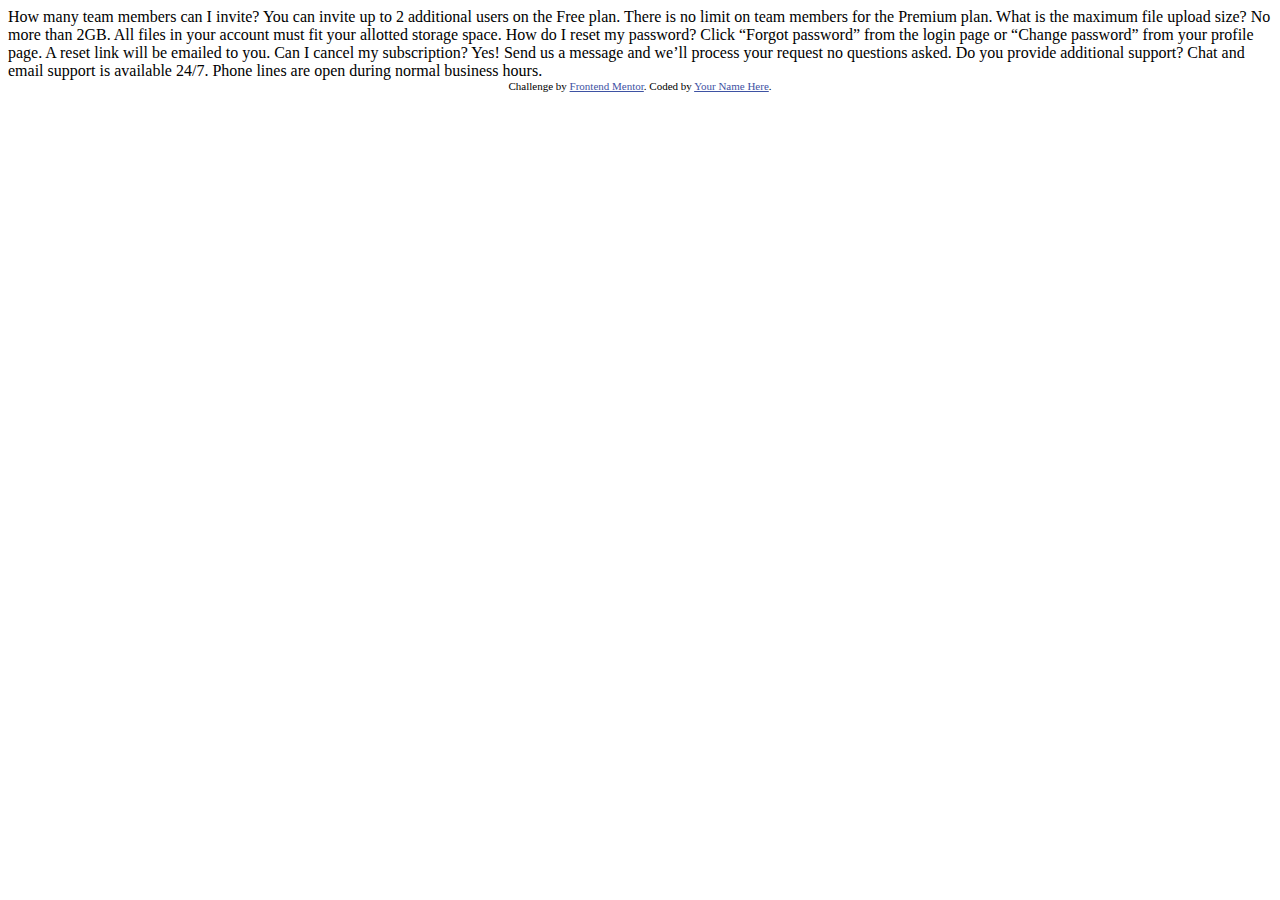
<file: challenge/index.html>
<!DOCTYPE html>
<html lang="en">
<head>
  <meta charset="UTF-8">
  <meta name="viewport" content="width=device-width, initial-scale=1.0"> <!-- displays site properly based on user's device -->

  <link rel="icon" type="image/png" sizes="32x32" href="./images/favicon-32x32.png">
  
  <title>Frontend Mentor | FAQ Accordion Card</title>

  <!-- Feel free to remove these styles or customise in your own stylesheet 👍 -->
  <style>
    .attribution { font-size: 11px; text-align: center; }
    .attribution a { color: hsl(228, 45%, 44%); }
  </style>
</head>
<body>
  How many team members can I invite?
  You can invite up to 2 additional users on the Free plan. There is no limit on 
  team members for the Premium plan.

  What is the maximum file upload size?
  No more than 2GB. All files in your account must fit your allotted storage space.

  How do I reset my password?
  Click “Forgot password” from the login page or “Change password” from your profile page.
  A reset link will be emailed to you.

  Can I cancel my subscription?
  Yes! Send us a message and we’ll process your request no questions asked.

  Do you provide additional support?
  Chat and email support is available 24/7. Phone lines are open during normal business hours.

  <div class="attribution">
    Challenge by <a href="https://www.frontendmentor.io?ref=challenge" target="_blank">Frontend Mentor</a>. 
    Coded by <a href="#">Your Name Here</a>.
  </div>
</body>
</html>
</file>
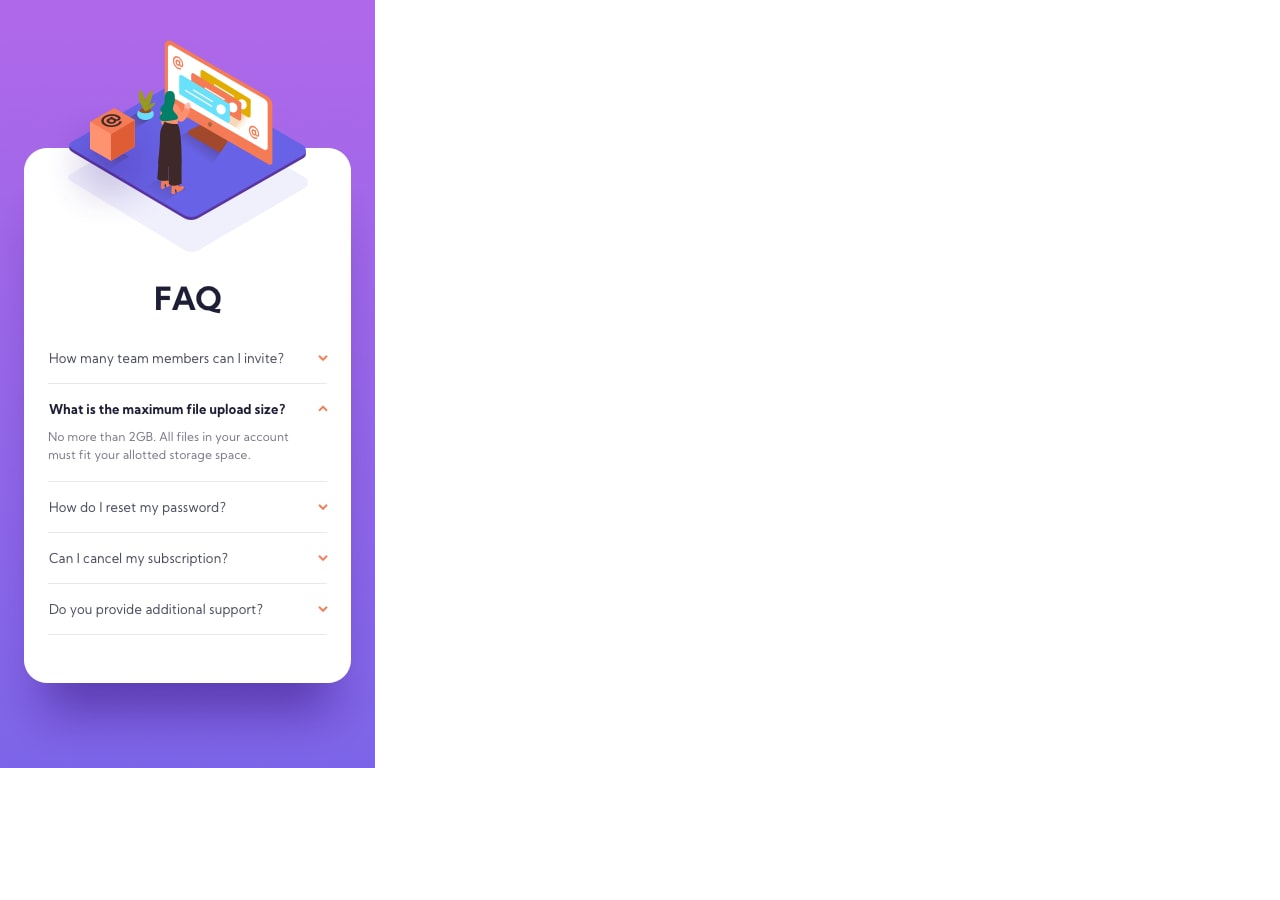
<file: test.html>
<!DOCTYPE html>
<html lang="pt-br">
<head>
    <meta charset="UTF-8">
    <meta name="viewport" content="width=device-width, initial-scale=1.0">
    <title>Document</title>
    <style>*{padding: 0; margin: 0; box-sizing: border-box}</style>
</head>
<body>
    <img src="challenge/design/mobile-design.jpg" alt="">
</body>
</html>
</file>
